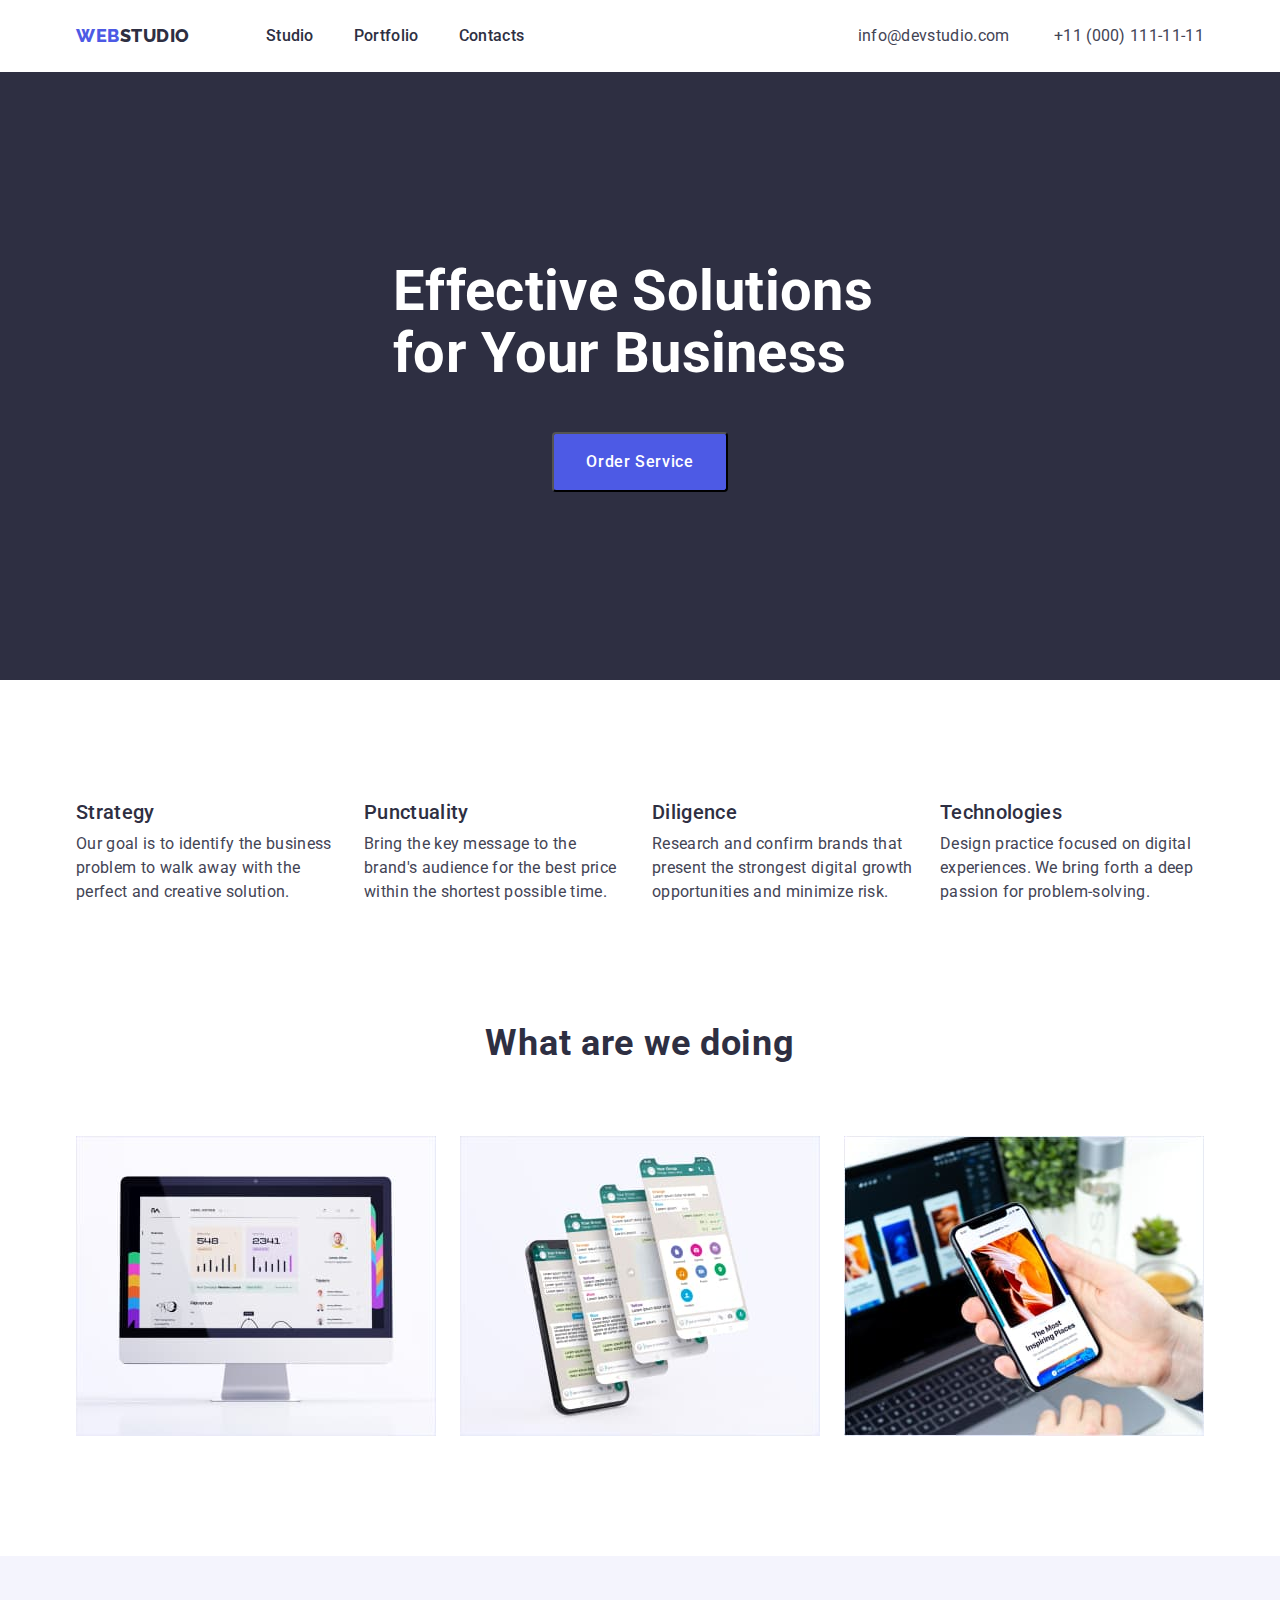
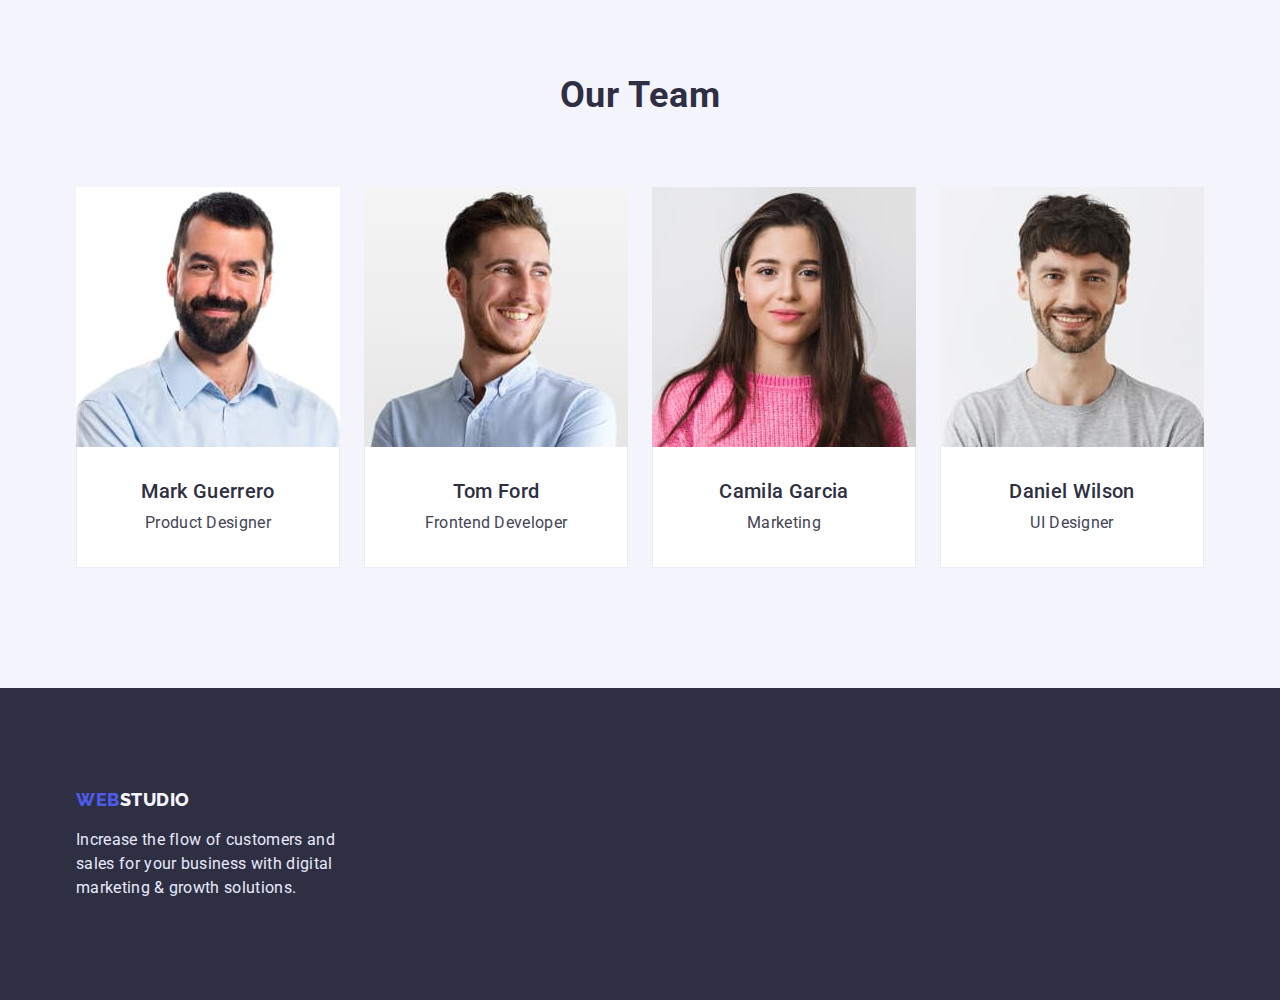
<file: index.html>
<!DOCTYPE html>
<html lang="en">
  <head>
    <meta charset="UTF-8" />
    <meta http-equiv="X-UA-Compatible" content="IE=edge" />
    <meta name="viewport" content="width=device-width, initial-scale=1.0" />
    <title>WebStudio</title>

    <link rel="preconnect" href="https://fonts.googleapis.com" />
    <link rel="preconnect" href="https://fonts.gstatic.com" crossorigin />
    <link
      href="https://fonts.googleapis.com/css2?family=Raleway:wght@800&family=Roboto:wght@400;500;700;900&display=swap"
      rel="stylesheet"
    />
    <link
      rel="stylesheet"
      href="https://cdn.jsdelivr.net/npm/modern-normalize@1.1.0/modern-normalize.min.css"
    />
    <link rel="stylesheet" href="./css/styles.css" />
  </head>
  <body>
    <!--header-->
    <header class="header">
      <div class="container heder-container">
        <nav class="nav">
          <a class="logo" href="">WEB<span class="logo-dark">STUDIO</span></a>
          <ul class="nav-list">
            <li class="nav-item"><a class="nav-link" href="">Studio</a></li>
            <li class="nav-item"><a class="nav-link" href="./portfolio.html">Portfolio</a></li>
            <li class="nav-item"><a class="nav-link" href="">Contacts</a></li>
          </ul>
        </nav>
        <address class="contact">
          <a class="text contact-mail" href="mailto:info@devstudio.com">info@devstudio.com</a>
          <a class="text contact-tel" href="tel:+110001111111">+11 (000) 111-11-11</a>
        </address>
      </div>
    </header>
    <main>
      <!--hero-->
      <section class="hero hero-section">
        <div class="container">
          <h1 class="main-title">Effective Solutions for Your Business</h1>
          <button class="btn modal-btn" type="button">Order Service</button>
        </div>
      </section>

      <!--activity-company-->
      <section class="section activity-company">
        <div class="container">
          <h2 class="hidden-title">work</h2>
          <ul class="activity-company-list">
            <li class="activity-company-item">
              <h3 class="suptitle activity-company-title">Strategy</h3>
              <p class="activity-company-text">
                Our goal is to identify the business problem to walk away with the perfect and
                creative solution.
              </p>
            </li>

            <li class="activity-company-item">
              <h3 class="suptitle activity-company-title">Punctuality</h3>
              <p class="activity-company-text">
                Bring the key message to the brand's audience for the best price within the shortest
                possible time.
              </p>
            </li>

            <li class="activity-company-item">
              <h3 class="suptitle activity-company-title">Diligence</h3>
              <p class="activity-company-text">
                Research and confirm brands that present the strongest digital growth opportunities
                and minimize risk.
              </p>
            </li>

            <li class="activity-company-item">
              <h3 class="suptitle activity-company-title">Technologies</h3>
              <p class="activity-company-text">
                Design practice focused on digital experiences. We bring forth a deep passion for
                problem-solving.
              </p>
            </li>
          </ul>
        </div>
      </section>

      <!--work-->
      <section class="section our-work">
        <div class="container">
          <h2 class="title our-work-title">What are we doing</h2>
          <ul class="our-work-list">
            <li class="our-work-item">
              <img class="our-work-img" src="./images/job/pc.jpg" alt="photo" width="360" />
            </li>

            <li class="our-work-item">
              <img class="our-work-img" src="./images/job/telephone.jpg" alt="photo" width="360" />
            </li>

            <li class="our-work-item">
              <img class="our-work-img" src="./images/job/laptop.jpg" alt="photo" width="360" />
            </li>
          </ul>
        </div>
      </section>

      <!--team-->
      <section class="section team">
        <div class="container">
          <h2 class="title team-title">Our Team</h2>
          <ul class="team-list">
            <li class="team-item">
              <img class="team-img" src="./images/team/Product.jpg" alt="photo" width="264" />
              <div class="card-content">
                <h3 class="suptitle developer-name">Mark Guerrero</h3>
                <p class="developer-descriptions">Product Designer</p>
              </div>
            </li>

            <li class="team-item">
              <img class="team-img" src="./images/team/Frontend.jpg" alt="photo" width="264" />
              <div class="card-content">
                <h3 class="suptitle developer-name">Tom Ford</h3>
                <p class="developer-descriptions">Frontend Developer</p>
              </div>
            </li>

            <li class="team-item">
              <img class="team-img" src="./images/team/Marketing.jpg" alt="photo" width="264" />
              <div class="card-content">
                <h3 class="suptitle developer-name">Camila Garcia</h3>
                <p class="developer-descriptions">Marketing</p>
              </div>
            </li>

            <li class="team-item">
              <img class="team-img" src="./images/team/UI.jpg" alt="photo" width="264" />
              <div class="card-content">
                <h3 class="suptitle developer-name">Daniel Wilson</h3>
                <p class="developer-descriptions">UI Designer</p>
              </div>
            </li>
          </ul>
        </div>
      </section>
    </main>

    <!--footer-->
    <footer class="footer">
      <div class="container">
        <a class="logo" href="">WEB<span class="logo-withe">STUDIO</span></a>
        <p class="footer-text">
          Increase the flow of customers and sales for your business with digital marketing & growth
          solutions.
        </p>
      </div>
    </footer>
  </body>
</html>
</file>
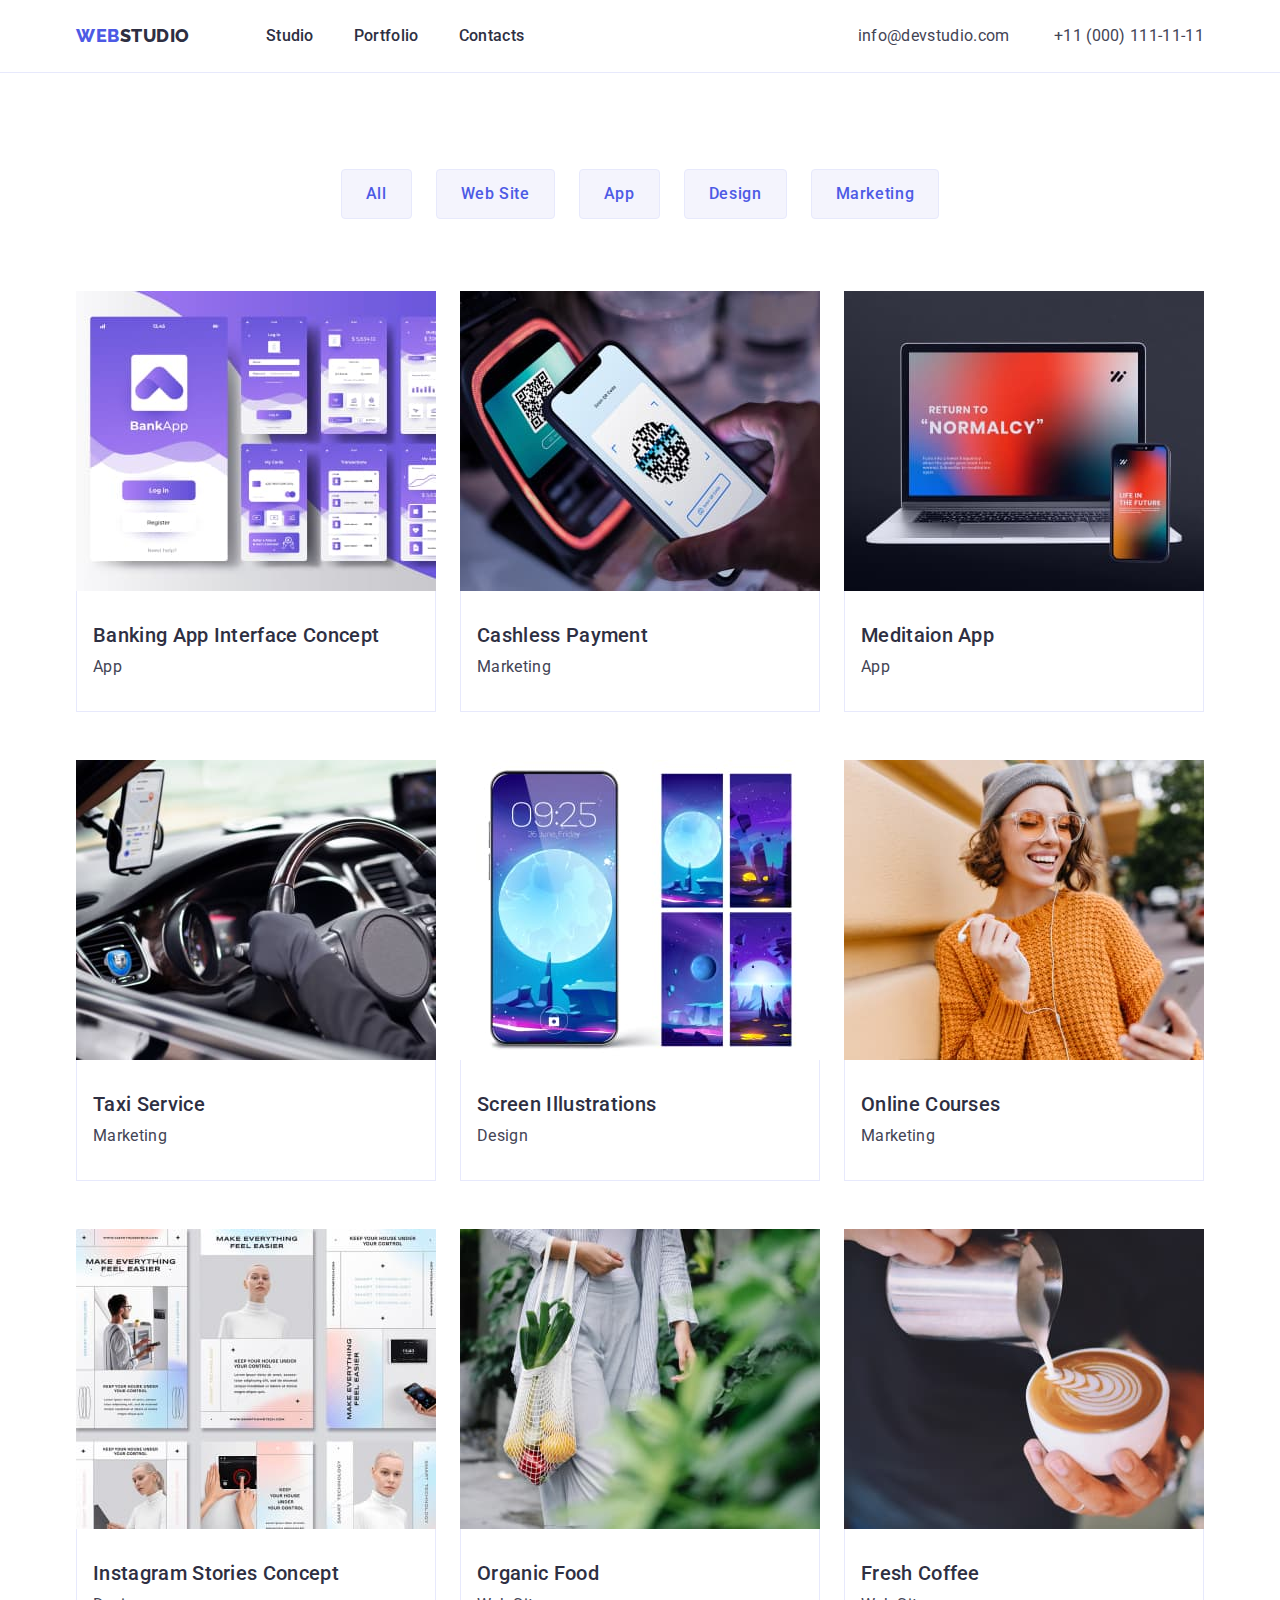
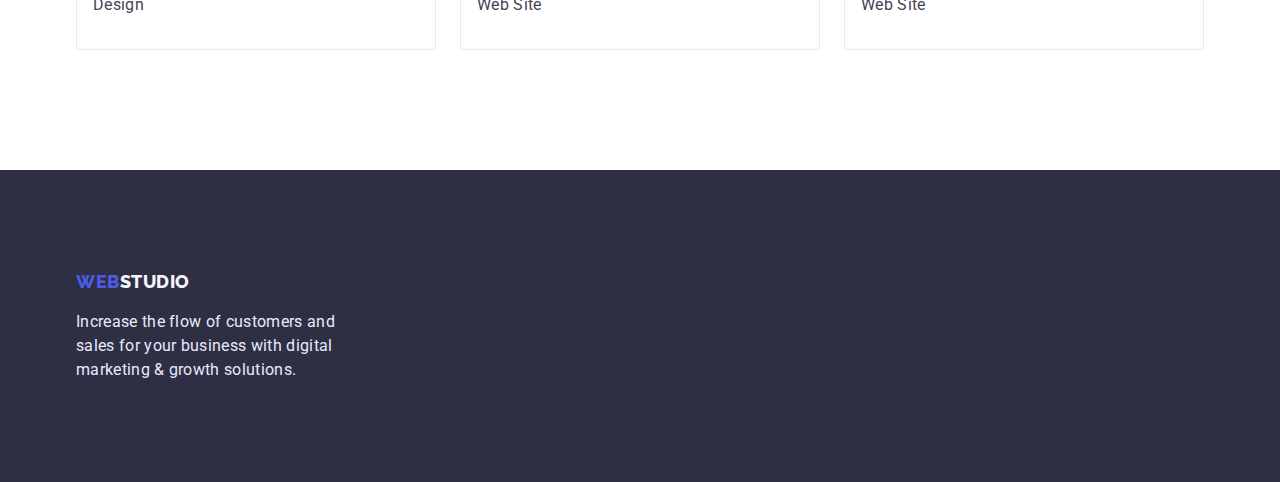
<file: portfolio.html>
<!DOCTYPE html>
<html lang="en">
  <head>
    <meta charset="UTF-8" />
    <meta http-equiv="X-UA-Compatible" content="IE=edge" />
    <meta name="viewport" content="width=device-width, initial-scale=1.0" />
    <title>Document</title>

    <link rel="preconnect" href="https://fonts.googleapis.com" />
    <link rel="preconnect" href="https://fonts.gstatic.com" crossorigin />
    <link
      href="https://fonts.googleapis.com/css2?family=Raleway:wght@800&family=Roboto:wght@400;500;700;900&display=swap"
      rel="stylesheet"
    />
    <link
      rel="stylesheet"
      href="https://cdn.jsdelivr.net/npm/modern-normalize@1.1.0/modern-normalize.min.css"
    />
    <link rel="stylesheet" href="./css/styles.css" />
  </head>
  <body>
    <!--header-->
    <header class="header border-header">
      <div class="container heder-container">
        <nav class="nav">
          <a class="logo" href="">WEB<span class="logo-dark">STUDIO</span></a>
          <ul class="nav-list">
            <li class="nav-item"><a class="nav-link" href="./index.html">Studio</a></li>
            <li class="nav-item"><a class="nav-link" href="">Portfolio</a></li>
            <li class="nav-item"><a class="nav-link" href="">Contacts</a></li>
          </ul>
        </nav>
        <address class="contact">
          <a class="text contact-mail" href="mailto:info@devstudio.com">info@devstudio.com</a>
          <a class="text contact-tel" href="tel:+110001111111">+11 (000) 111-11-11</a>
        </address>
      </div>
    </header>
    <main>
      <!--section-btn-->
      <section class="portfolio-section">
        <div class="container">
          <h1 class="hidden-title" hidden>About work</h1>
          <ul class="btn-list">
            <li class="btn-item">
              <button class="btn btn-text" type="button">All</button>
            </li>

            <li class="btn-item">
              <button class="btn btn-text" type="button">Web Site</button>
            </li>

            <li class="btn-item">
              <button class="btn btn-text" type="button">App</button>
            </li>

            <li class="btn-item">
              <button class="btn btn-text" type="button">Design</button>
            </li>

            <li class="btn-item">
              <button class="btn btn-text" type="button">Marketing</button>
            </li>
          </ul>

          <!--card-set-->
          <ul class="card-set">
            <li class="card-item">
              <a class="card-link" href="">
                <img src="./images/portfolio/bank.jpg" alt="photo" width="360" />
                <div class="card-content">
                  <h2 class="suptitle">Banking App Interface Concept</h2>
                  <p class="card-text">App</p>
                </div>
              </a>
            </li>

            <li class="card-item">
              <a class="card-link" href="">
                <img src="./images/portfolio/tel.jpg" alt="photo" width="360" />
                <div class="card-content">
                  <h2 class="suptitle">Cashless Payment</h2>
                  <p class="card-text">Marketing</p>
                </div>
              </a>
            </li>

            <li class="card-item">
              <a class="card-link" href="">
                <img src="./images/portfolio/note.jpg" alt="photo" width="360" />
                <div class="card-content">
                  <h2 class="suptitle">Meditaion App</h2>
                  <p class="card-text">App</p>
                </div>
              </a>
            </li>

            <li class="card-item">
              <a class="card-link" href="">
                <img src="./images/portfolio/car.jpg" alt="photo" width="360" />
                <div class="card-content">
                  <h2 class="suptitle">Taxi Service</h2>
                  <p class="card-text">Marketing</p>
                </div>
              </a>
            </li>

            <li class="card-item">
              <a class="card-link" href="">
                <img src="./images/portfolio/skrin.jpg" alt="photo" width="360" />
                <div class="card-content">
                  <h2 class="suptitle">Screen Illustrations</h2>
                  <p class="card-text">Design</p>
                </div>
              </a>
            </li>

            <li class="card-item">
              <a class="card-link" href="">
                <img src="./images/portfolio/girl.jpg" alt="photo" width="360" />
                <div class="card-content">
                  <h2 class="suptitle">Online Courses</h2>
                  <p class="card-text">Marketing</p>
                </div>
              </a>
            </li>

            <li class="card-item">
              <a class="card-link" href="">
                <img src="./images/portfolio/make.jpg" alt="photo" width="360" />
                <div class="card-content">
                  <h2 class="suptitle">Instagram Stories Concept</h2>
                  <p class="card-text">Design</p>
                </div>
              </a>
            </li>

            <li class="card-item">
              <a class="card-link" href="">
                <img src="./images/portfolio/save.jpg" alt="photo" width="360" />
                <div class="card-content">
                  <h2 class="suptitle">Organic Food</h2>
                  <p class="card-text">Web Site</p>
                </div>
              </a>
            </li>

            <li class="card-item">
              <a class="card-link" href="">
                <img src="./images/portfolio/milk.jpg" alt="photo" width="360" />
                <div class="card-content">
                  <h2 class="suptitle">Fresh Coffee</h2>
                  <p class="card-text">Web Site</p>
                </div>
              </a>
            </li>
          </ul>
        </div>
      </section>
    </main>

    <!--footer-->
    <footer class="footer">
      <div class="container">
        <a class="logo" href="">WEB<span class="logo-withe">STUDIO</span></a>
        <p class="footer-text">
          Increase the flow of customers and sales for your business with digital marketing & growth
          solutions.
        </p>
      </div>
    </footer>
  </body>
</html>
</file>
<file: css/styles.css>
:root {
  --primari-font: 'Roboto', sans-serif;
  --secondari-font: 'Raleway', sans-serif;
  --primari-text-color: #434455;
  --secondari-text-color: #2e2f42;
  --footer-text-color: #e7e9fc;
  --withe-text-color: #ffffff;
  --withe-logo-color: #f4f4fd;
  --logo-hover-color: #4d5ae5;
  --hover-btn-color: #404bbf;
}

/*=====================reset============================================*/
h1,
h2,
h3,
h4,
p {
  margin-top: 0;
  margin-bottom: 0;
}

a {
  text-decoration: none;
}
ul {
  list-style: none;
  margin-top: 0;
  margin-bottom: 0;
  padding-left: 0;
}
img {
  display: block;
  max-width: 100%;
  height: auto;
}
button {
  cursor: pointer;
}

/*=====================================componets============================================*/
.container {
  max-width: 1158px;
  margin: 0 auto;
  padding: 0 15px;
}
.section-container {
  padding-top: 120px;
  padding-bottom: 120px;
}
.section {
  padding-top: 120px;
  padding-bottom: 120px;
}

.title {
  font-weight: 700;
  font-size: 36px;
  line-height: 1.1;
  text-align: center;
  letter-spacing: 0.02em;
  margin-bottom: 72px;
  color: var(--secondari-text-color);
  flex-wrap: wrap;
  align-content: stretch;
  flex-direction: row;
}
.hidden-title {
  position: absolute;
  white-space: nowrap;
  width: 1px;
  height: 1px;
  overflow: hidden;
  border: 0;
  padding: 0;
  clip: rect(0 0 0 0);
  clip-path: inset(50%);
  margin: -1px;
}
.suptitle {
  font-weight: 500;
  font-size: 20px;
  line-height: 1.2;
  margin-bottom: 8px;
  color: var(--secondari-text-color);
}
.btn {
  font-weight: 500;
  font-size: 16px;
  line-height: 1.5;
  display: flex;
  align-items: center;
  text-align: center;
  letter-spacing: 0.04em;
  border-radius: 4px;
  align-content: center;
}
.card-content {
  padding: 32px 16px;

  border: 1px solid var(--footer-text-color);
  border-top: none;
  background-color: var(--withe-text-color);
}
/*=======================================body=======================================*/
body {
  font-family: 'Roboto', sans-serif;
  color: var(--primari-text-color);
  background-color: #ffffff;
  font-size: 16px;
  line-height: 1.5;
  letter-spacing: 0.02em;
}
/*==================================logo styles====================================*/
.logo {
  font-family: var(--secondari-font);
  font-style: normal;
  font-weight: 800;
  font-size: 18px;
  line-height: 1.33;
  letter-spacing: 0.03em;

  color: var(--logo-hover-color);
}
.logo-dark {
  color: var(--secondari-text-color);
  margin-right: 76px;
}
.logo-withe {
  color: var(--withe-logo-color);
  display: inline-block;
  margin-bottom: 16px;
}
/*-----------HOVER--------------*/
.nav-link:hover,
.nav-link:focus,
.contact-mail:hover,
.contact-mail:focus,
.contact-tel:hover,
.contact-tel:focus {
  color: var(--logo-hover-color);
}
/*==================================heder====================================*/
.header {
  /* padding-top: 24px;
  padding-bottom: 24px;*/
}
.nav {
  padding-top: 24px;
  padding-bottom: 24px;
  margin-right: auto;
}
.heder-container,
.nav,
.nav-list {
  display: flex;
}
.nav-list {
  gap: 40px;
}
.nav-link {
  font-weight: 500;
  font-size: 16px;
  line-height: 1.5;

  color: var(--secondari-text-color);
}

.contact {
  padding-top: 24px;
  padding-bottom: 24px;
}
.contact-mail {
  font-style: normal;
  color: inherit;
  margin-right: 40px;
}
.contact-tel {
  font-style: normal;
  color: inherit;
}
/*==================================hero====================================*/
.hero {
  background: var(--secondari-text-color);
}
.hero-section {
  padding-top: 188px;
  padding-bottom: 188px;
}

.main-title {
  font-weight: 700;
  font-size: 56px;
  line-height: 1.11;
  max-width: 494px;
  margin: 0 auto;
  margin-bottom: 48px;
  color: var(--withe-text-color);
}
.modal-btn {
  padding: 16px 32px;
  color: var(--withe-text-color);
  background-color: var(--logo-hover-color);
  margin-left: auto;
  margin-right: auto;
}
.modal-btn:hover,
.modal-btn:focus {
  background: var(--hover-btn-color);
}
/*===========================activity-company=====================================*/

.activity-company-list {
  display: flex;
  flex-wrap: wrap;
  column-gap: 24px;
}
.activity-company-item {
  flex-basis: calc((100% - 3 * 24px) / 4);
}
/*-----------------------------work--------------------------------------------------*/
.our-work {
  padding-top: 0px;
}
.our-work-list {
  display: flex;
  flex-wrap: wrap;
  column-gap: 24px;
}
.our-work-item {
  flex-basis: calc((100% - 2 * 24px) / 3);
}

/*-----------------------------team---------------------------------------------------*/
.team {
  background-color: var(--withe-logo-color);
}
.team-list {
  display: flex;
  flex-wrap: wrap;
  gap: 24px;
}
.team-item {
  flex-basis: calc((100% - 3 * 24px) / 4);
}
.developer-name {
  text-align: center;
}
.developer-descriptions {
  text-align: center;
}
/*==================================footer====================================*/
.footer {
  background-color: var(--secondari-text-color);
  padding-top: 100px;
  padding-bottom: 100px;
}

.footer-text {
  max-width: 264px;
  color: var(--footer-text-color);
}

/*================///////////////////////////////======portfolio=========////////////////=================*/
.border-header {
  border-bottom: 1px solid var(--footer-text-color);
}

.portfolio-section {
  padding-top: 96px;
  padding-bottom: 120px;
}
.btn-list {
  display: flex;
  justify-content: center;
  gap: 24px;
  margin-bottom: 72px;
}
.btn-text {
  padding: 12px 24px;
  border: 1px solid var(--footer-text-color);
  background: var(--withe-logo-color);
  color: var(--logo-hover-color);
}
.btn-text:focus,
.btn-text:hover {
  background: var(--hover-btn-color);
  color: var(--withe-text-color);
}
/*======================card-set=====================*/
.card-set {
  display: flex;
  flex-wrap: wrap;
  column-gap: 24px;
  row-gap: 48px;
}
.card-item {
  flex-basis: calc((100% - 2 * 24px) / 3);
}
.card-text {
  color: var(--primari-text-color);
}
/*
.project-item * {
  outline: 1px solid tomato;
}*/
</file>
